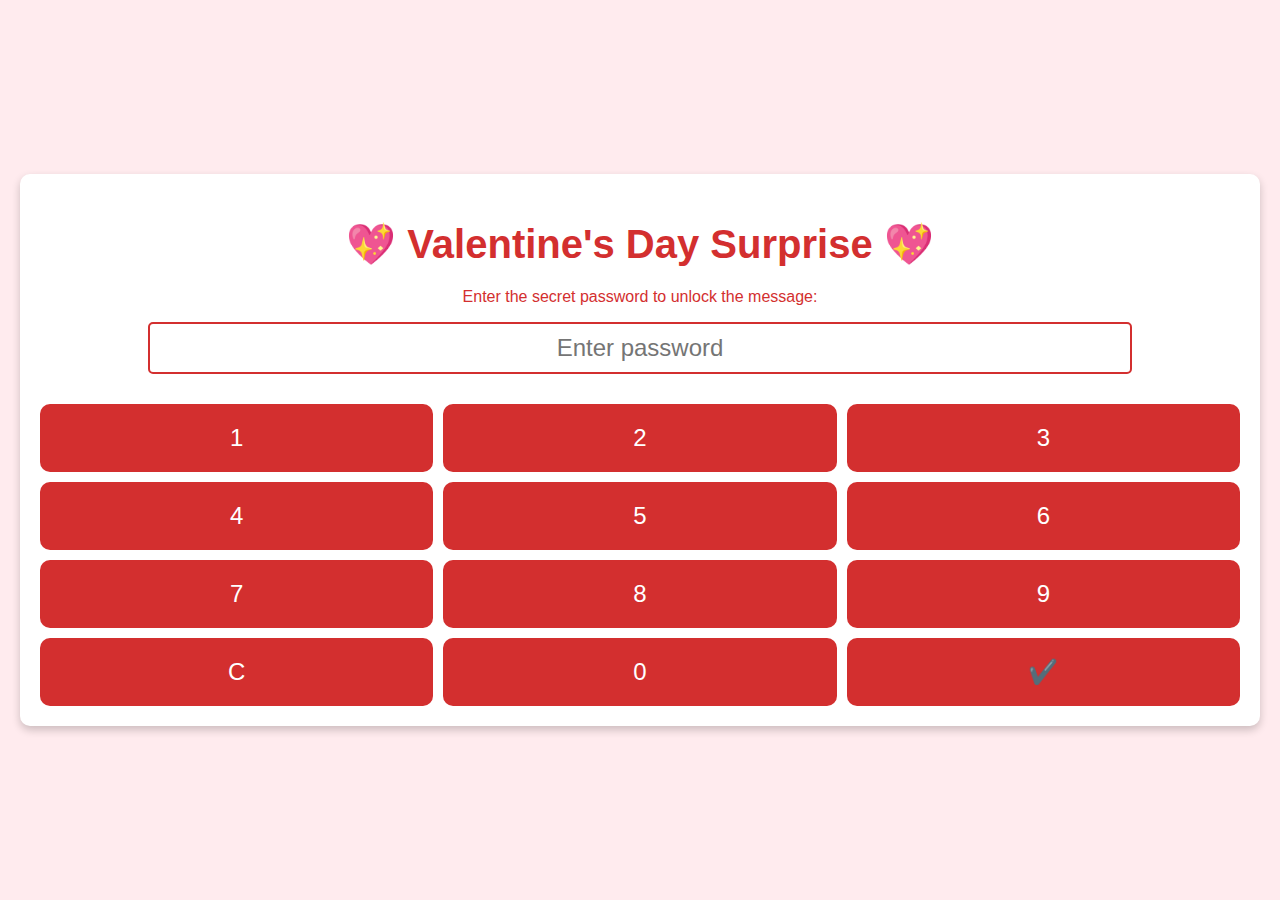
<file: index.html>
<!DOCTYPE html>
<html lang="en">
<head>
    <meta charset="UTF-8">
    <meta name="viewport" content="width=device-width, initial-scale=1.0">
    <title>Valentine's Day Surprise</title>
    <link rel="stylesheet" href="styles.css">
</head>
<body>
    <div class="container">
        <h1>💖 Valentine's Day Surprise 💖</h1>
        <p>Enter the secret password to unlock the message:</p>
        <input type="text" id="passwordInput" placeholder="Enter password" readonly>
        <div class="number-pad">
            <button onclick="addNumber('1')">1</button>
            <button onclick="addNumber('2')">2</button>
            <button onclick="addNumber('3')">3</button>
            <button onclick="addNumber('4')">4</button>
            <button onclick="addNumber('5')">5</button>
            <button onclick="addNumber('6')">6</button>
            <button onclick="addNumber('7')">7</button>
            <button onclick="addNumber('8')">8</button>
            <button onclick="addNumber('9')">9</button>
            <button onclick="clearInput()">C</button>
            <button onclick="addNumber('0')">0</button>
            <button onclick="checkPassword()">✔️</button>
        </div>
        <p id="errorMessage" class="hidden">Incorrect password! Try again.</p>
    </div>

    <script src="script.js"></script>
</body>
</html>
</file>
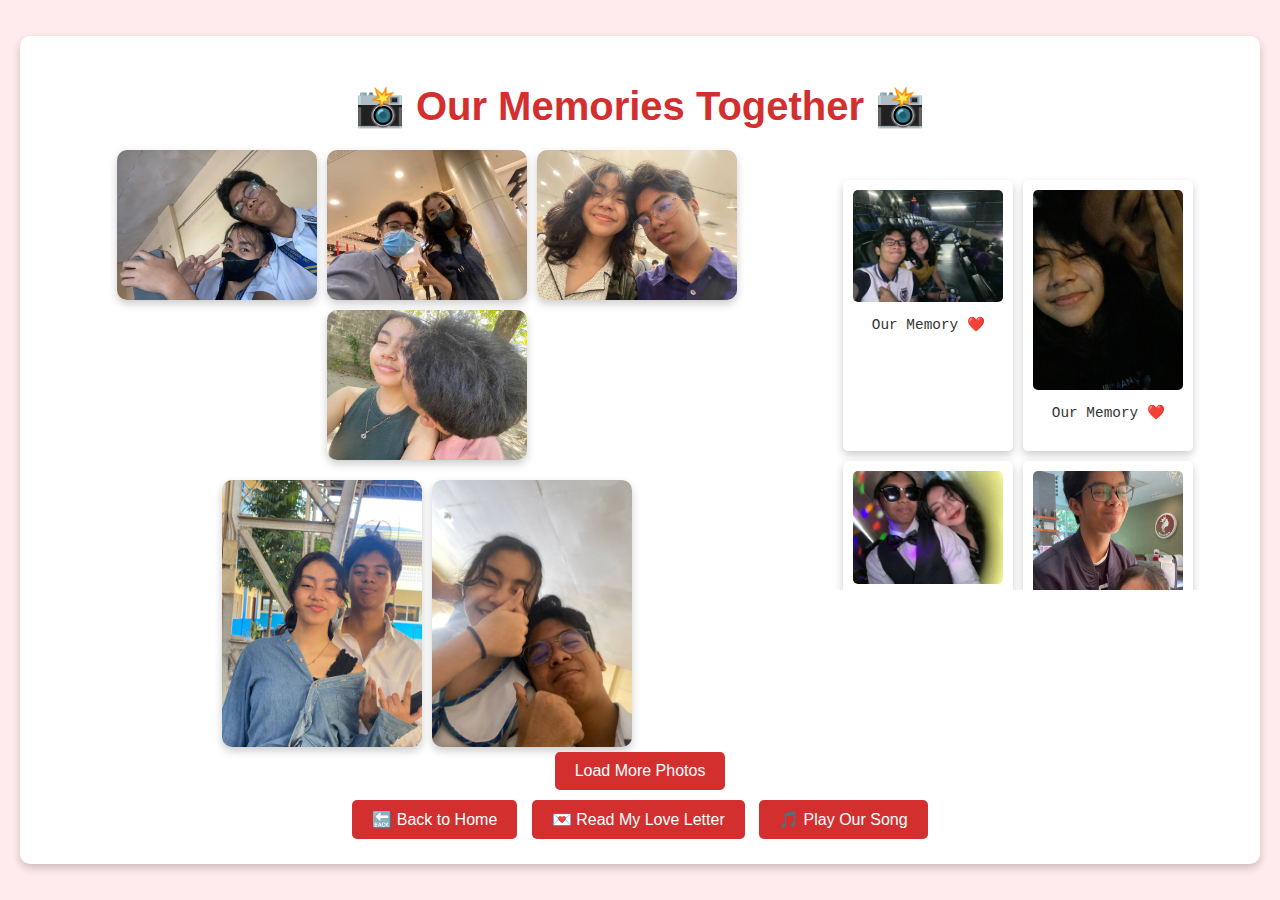
<file: gallery.html>
<!DOCTYPE html>
<html lang="en">
<head>
    <meta charset="UTF-8">
    <meta name="viewport" content="width=device-width, initial-scale=1.0">
    <title>Our Memories</title>
    <link rel="stylesheet" href="styles.css">
</head>
<body>
    <div class="container">
        <h1>📸 Our Memories Together 📸</h1>
        <div class="gallery-container">
            <div class="gallery" id="gallery">
                <div class="landscape-section"></div>
                <div class="portrait-section"></div>
            </div>
            <div class="polaroids" id="polaroids">
                <!-- Polaroid photos will be added here dynamically -->
            </div>
        </div>
        <button id="loadMore" class="button">Load More Photos</button>
        <div class="navigation">
            <a href="index.html" class="button">🔙 Back to Home</a>
            <a href="love-letter.html" class="button">💌 Read My Love Letter</a>
            <a href="music.html" class="button">🎵 Play Our Song</a>
        </div>
    </div>

    <script src="script.js"></script>
</body>
</html>
</file>
<file: styles.css>
body {
    font-family: 'Arial', sans-serif;
    background-color: #ffebee;
    color: #d32f2f;
    display: flex;
    justify-content: center;
    align-items: center;
    height: 100vh;
    margin: 0;
}

.container {
    text-align: center;
    background-color: #ffffff;
    padding: 20px;
    border-radius: 10px;
    box-shadow: 0 4px 8px rgba(0, 0, 0, 0.2);
    max-width: 1200px; /* Wider container to accommodate Polaroids */
    width: 100%;
    position: relative; /* Needed for absolute positioning of Polaroids */
}

h1 {
    font-size: 2.5rem;
    margin-bottom: 20px;
}

input {
    padding: 10px;
    font-size: 1.5rem;
    border: 2px solid #d32f2f;
    border-radius: 5px;
    margin-bottom: 10px;
    width: 80%;
    text-align: center;
}

.number-pad {
    display: grid;
    grid-template-columns: repeat(3, 1fr);
    gap: 10px;
    margin-top: 20px;
}

.number-pad button {
    padding: 20px;
    font-size: 1.5rem;
    background-color: #d32f2f;
    color: white;
    border: none;
    border-radius: 10px;
    cursor: pointer;
    transition: background-color 0.3s;
}

.number-pad button:hover {
    background-color: #b71c1c;
}

.hidden {
    display: none;
}

#errorMessage {
    color: #d32f2f;
    font-weight: bold;
    margin-top: 20px;
}

.gallery-container {
    display: flex;
    gap: 20px; /* Space between gallery and Polaroids */
}

.gallery {
    flex: 2; /* Main gallery takes more space */
    display: flex;
    flex-direction: column;
    gap: 20px;
}

.landscape-section,
.portrait-section {
    display: flex;
    flex-wrap: wrap;
    gap: 10px;
    justify-content: center;
}

.gallery img {
    max-width: 200px; /* Smaller size for gallery photos */
    height: auto;
    border-radius: 10px;
    box-shadow: 0 4px 8px rgba(0, 0, 0, 0.2);
}

.polaroids {
    flex: 1; /* Polaroids take less space */
    display: flex;
    flex-wrap: wrap; /* Allow Polaroids to wrap to the next line */
    gap: 10px; /* Space between Polaroids */
    justify-content: flex-start; /* Align Polaroids to the left */
    margin-top: 20px; /* Add some space above the Polaroids */
    max-height: 400px; /* Set a maximum height */
    overflow-y: auto; /* Add a vertical scrollbar */
    padding: 10px; /* Add some padding */
}

.polaroid {
    background: white;
    padding: 10px 10px 30px 10px; /* Add space at the bottom for the caption */
    box-shadow: 0 4px 8px rgba(0, 0, 0, 0.2);
    border-radius: 5px;
    text-align: center;
    transition: transform 0.3s, box-shadow 0.3s;
    cursor: grab; /* Indicate that Polaroids are draggable */
    width: 150px; /* Fixed width for Polaroids */
}

.polaroid:active {
    cursor: grabbing; /* Change cursor when dragging */
}

.polaroid:hover {
    transform: rotate(2deg); /* Slight tilt on hover */
    box-shadow: 0 8px 16px rgba(0, 0, 0, 0.3);
}

.polaroid img {
    width: 100%; /* Make the image fill the Polaroid */
    height: auto;
    border-radius: 5px;
}

.polaroid .caption {
    font-family: 'Courier New', Courier, monospace;
    font-size: 0.9rem;
    color: #333;
    margin-top: 10px;
}

.button {
    padding: 10px 20px;
    font-size: 1rem;
    background-color: #d32f2f;
    color: white;
    border: none;
    border-radius: 5px;
    cursor: pointer;
    text-decoration: none;
    margin: 5px;
    display: inline-block;
}

.button:hover {
    background-color: #b71c1c;
}

/* Spotify Player Styles */
.spotify-player {
    background-color: #282828;
    border-radius: 10px;
    padding: 20px;
    text-align: center;
    max-width: 300px;
    margin: 0 auto;
    box-shadow: 0 4px 8px rgba(0, 0, 0, 0.2);
}

.album-cover {
    width: 150px; /* Fixed width for the album cover */
    height: 150px; /* Fixed height for the album cover */
    border-radius: 10px;
    overflow: hidden; /* Ensure the image doesn't overflow */
    margin: 0 auto 15px auto; /* Center the album cover */
}

#slideshow {
    width: 100%;
    height: 100%;
    object-fit: cover; /* Maintain aspect ratio without stretching */
    border-radius: 10px;
}

.song-info h2 {
    font-size: 1.5rem;
    color: #ffffff;
    margin: 0;
}

.song-info p {
    font-size: 1rem;
    color: #b3b3b3;
    margin: 5px 0 15px 0;
}

.player-controls {
    display: flex;
    justify-content: center;
    gap: 10px;
}

.control-button {
    background-color: #1db954;
    border: none;
    border-radius: 50%;
    width: 50px;
    height: 50px;
    font-size: 1.2rem;
    color: white;
    cursor: pointer;
    transition: background-color 0.3s;
}

.control-button:hover {
    background-color: #1ed760;
}
</file>
